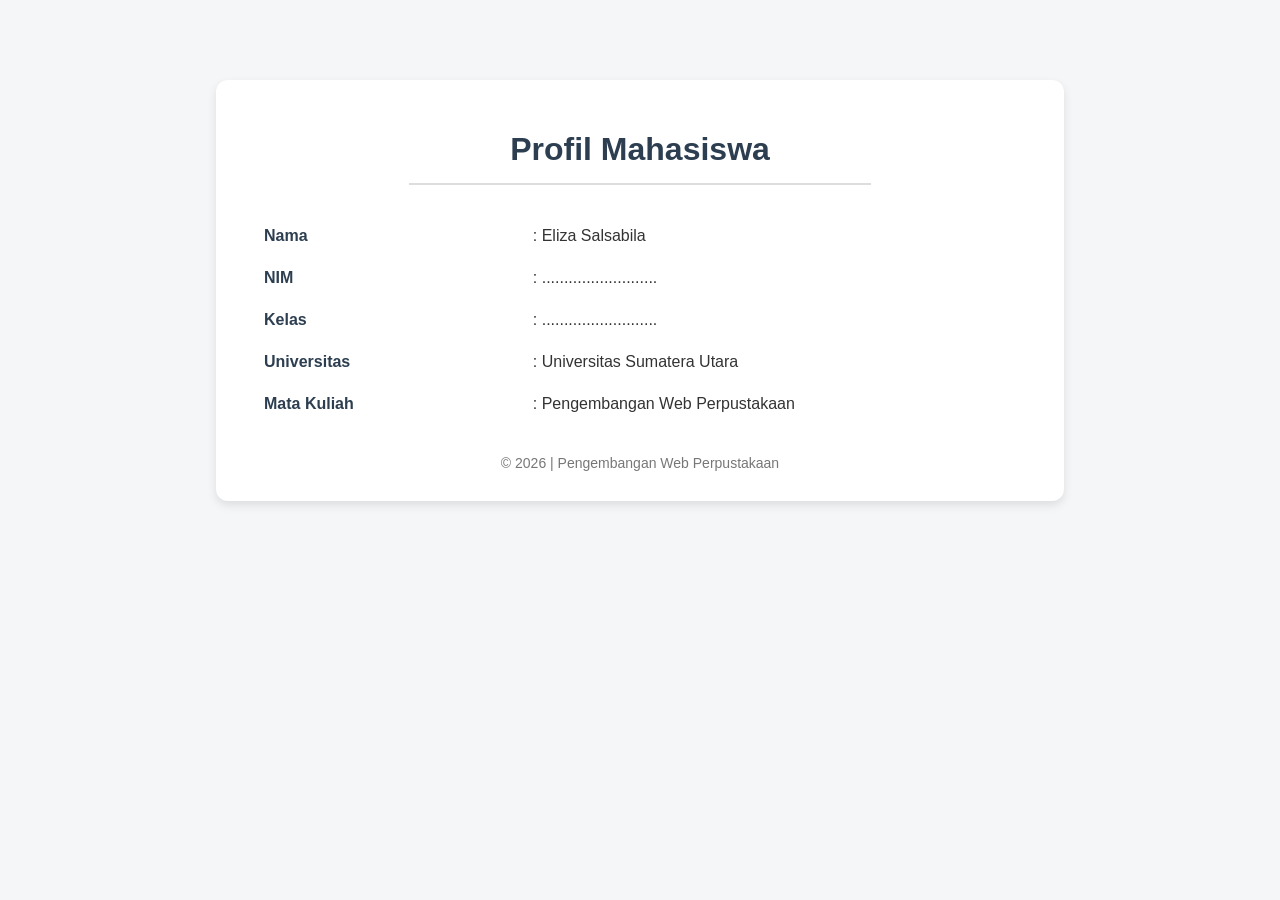
<file: Index.html>
<!doctype html>
<html lang="id">
<head>
  <meta charset="UTF-8">
  <title>Profil Mahasiswa</title>
  <style>
    body {
      font-family: Arial, Helvetica, sans-serif;
      background-color: #f4f6f8;
      margin: 0;
      padding: 0;
    }

    .container {
      width: 60%;
      margin: 80px auto;
      background-color: #ffffff;
      padding: 30px 40px;
      border-radius: 12px;
      box-shadow: 0 4px 10px rgba(0, 0, 0, 0.1);
    }

    h1 {
      text-align: center;
      color: #2c3e50;
      margin-bottom: 10px;
    }

    hr {
      width: 60%;
      margin: 15px auto 30px;
      border: 1px solid #ddd;
    }

    table {
      width: 100%;
      border-collapse: collapse;
    }

    td {
      padding: 12px 8px;
      font-size: 16px;
      color: #333;
    }

    td:first-child {
      width: 35%;
      font-weight: bold;
      color: #2c3e50;
    }

    footer {
      text-align: center;
      margin-top: 30px;
      font-size: 14px;
      color: #777;
    }
  </style>
</head>
<body>

  <div class="container">
    <h1>Profil Mahasiswa</h1>
    <hr>

    <table>
      <tr>
        <td>Nama</td>
        <td>: Eliza Salsabila</td>
      </tr>
      <tr>
        <td>NIM</td>
        <td>: ..........................</td>
      </tr>
      <tr>
        <td>Kelas</td>
        <td>: ..........................</td>
      </tr>
      <tr>
        <td>Universitas</td>
        <td>: Universitas Sumatera Utara</td>
      </tr>
      <tr>
        <td>Mata Kuliah</td>
        <td>: Pengembangan Web Perpustakaan</td>
      </tr>
    </table>

    <footer>
      © 2026 | Pengembangan Web Perpustakaan
    </footer>
  </div>

</body>
</html>
</file>
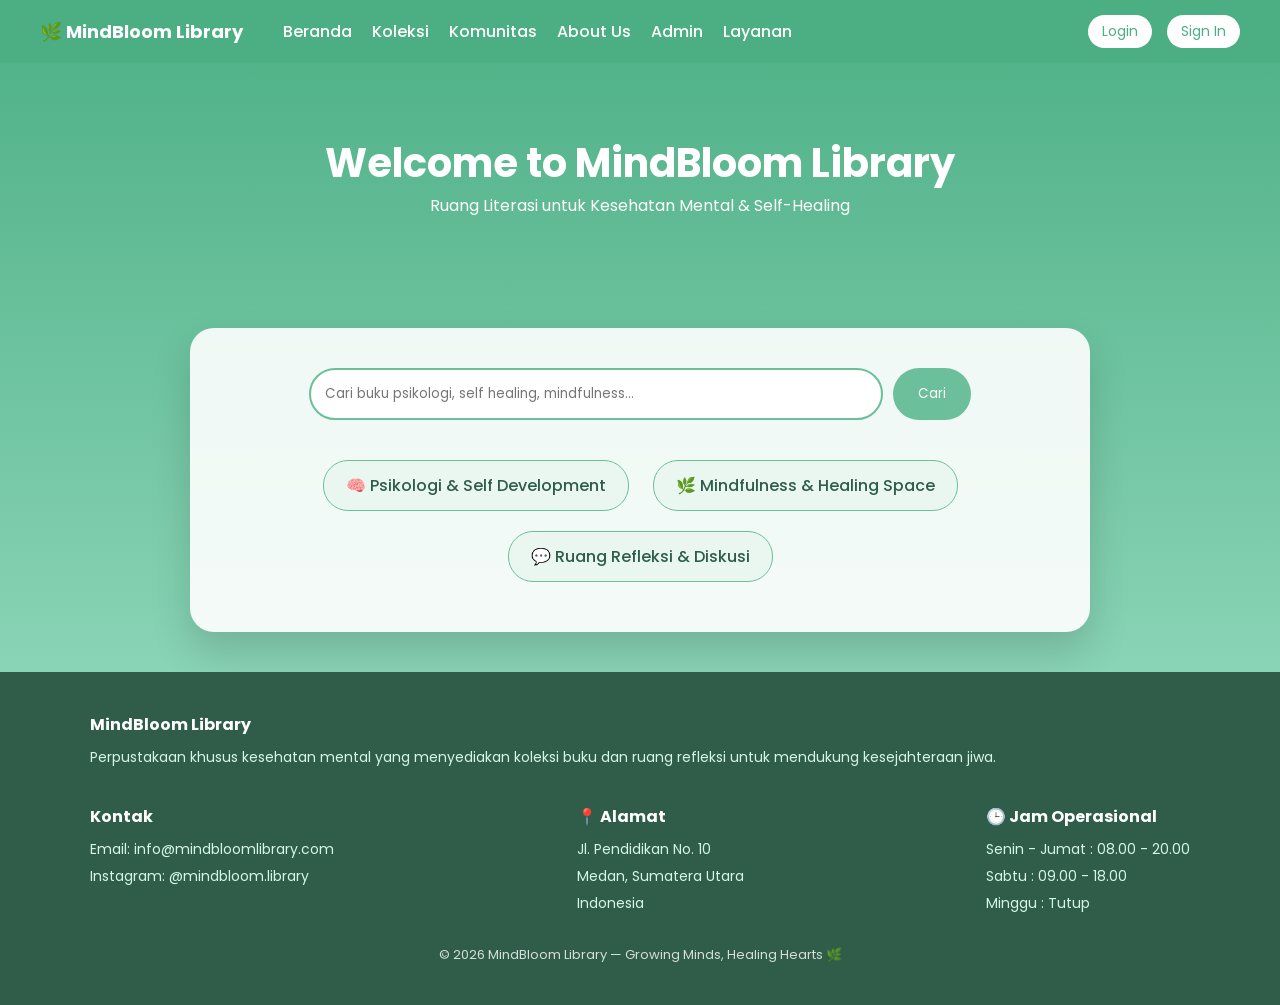
<file: index.html>
<!DOCTYPE html>
<html lang="id">
<head>
<meta charset="UTF-8">
<meta name="viewport" content="width=device-width, initial-scale=1.0">
<title>MindBloom Library</title>
<link href="https://fonts.googleapis.com/css2?family=Poppins:wght@300;400;600;700&display=swap" rel="stylesheet">

<style>
:root {
  --primary: #6BBF9A;
  --primary-dark: #4CAF84;
  --text-dark: #2f5d4a;
}

* {
  margin:0;
  padding:0;
  box-sizing:border-box;
  font-family:'Poppins', sans-serif;
}

body {
  background: linear-gradient(180deg, #4CAF84 0%, #A8E6CF 100%);
  min-height:100vh;
  display:flex;
  flex-direction:column;
}

/* NAVBAR */
nav {
  background: var(--primary-dark);
  padding:15px 40px;
  display:flex;
  align-items:center;
}

nav .logo {
  color:white;
  font-weight:700;
  font-size:18px;
}

.menu {
  list-style:none;
  display:flex;
  align-items:center;
  margin-left:40px;
}

.menu li {
  margin-right:20px;
}

.menu a {
  color:white;
  text-decoration:none;
  font-weight:500;
}

/* RIGHT MENU */
.right-menu {
  margin-left:auto;
  display:flex;
  gap:15px;
}

.right-menu a {
  background:white;
  color:var(--primary-dark);
  padding:6px 14px;
  border-radius:20px;
  font-size:14px;
  text-decoration:none;
}

/* HERO */
.hero {
  text-align:center;
  color:white;
  padding:70px 20px;
}

.hero h1 {
  font-size:40px;
  font-weight:700;
}

/* CARD */
.card {
  background: rgba(255,255,255,0.9);
  width:85%;
  max-width:900px;
  margin:40px auto;
  padding:40px;
  border-radius:24px;
  box-shadow:0 20px 40px rgba(0,0,0,0.15);
  text-align:center;
  color:var(--text-dark);
}

/* SEARCH */
.search-box {
  display:flex;
  justify-content:center;
  margin-bottom:30px;
}

.search-box input {
  width:70%;
  padding:14px;
  border-radius:30px;
  border:2px solid var(--primary);
  outline:none;
}

.search-box button {
  padding:14px 25px;
  margin-left:10px;
  border-radius:30px;
  border:none;
  background:var(--primary);
  color:white;
  cursor:pointer;
}

/* TAG */
.tag {
  display:inline-block;
  padding:12px 22px;
  margin:10px;
  background:#eaf7f1;
  border-radius:25px;
  border:1px solid var(--primary);
  color:var(--text-dark);
  font-weight:500;
}

/* FOOTER */
footer {
  margin-top:auto;
  background:#2f5d4a;
  color:white;
  padding:40px 20px;
}

.footer-container {
  max-width:1100px;
  margin:auto;
  display:flex;
  flex-wrap:wrap;
  justify-content:space-between;
  gap:30px;
}

.footer-section h4 {
  margin-bottom:10px;
}

.footer-section p,
.footer-section a {
  font-size:14px;
  color:#d6f5e8;
  text-decoration:none;
  display:block;
  margin-bottom:6px;
}

.footer-bottom {
  text-align:center;
  margin-top:25px;
  font-size:13px;
  opacity:0.8;
}
</style>
</head>

<body>

<nav>
  <div class="logo">🌿 MindBloom Library</div>

  <ul class="menu">
    <li><a href="index.html" target="_blank">Beranda</a></li>
    <li><a href="koleksi.html" target="_blank">Koleksi</a></li>
    <li><a href="komunitas.html" target="_blank">Komunitas</a></li>
    <li><a href="about.html" target="_blank">About Us</a></li>

    <!-- ADMIN TANPA DROPDOWN -->
    <li><a href="admin.html" target="_blank">Admin</a></li>

    <li><a href="layanan.html" target="_blank">Layanan</a></li>
  </ul>

  <div class="right-menu">
    <a href="login.html" target="_blank">Login</a>
    <a href="signup.html" target="_blank">Sign In</a>
  </div>
</nav>

<section class="hero">
  <h1>Welcome to MindBloom Library</h1>
  <p>Ruang Literasi untuk Kesehatan Mental & Self-Healing</p>
</section>

<div class="card">
  <div class="search-box">
    <input type="text" placeholder="Cari buku psikologi, self healing, mindfulness...">
    <button>Cari</button>
  </div>

  <div>
    <span class="tag">🧠 Psikologi & Self Development</span>
    <span class="tag">🌿 Mindfulness & Healing Space</span>
    <span class="tag">💬 Ruang Refleksi & Diskusi</span>
  </div>
</div>

<footer>
  <div class="footer-container">

    <div class="footer-section">
      <h4>MindBloom Library</h4>
      <p>Perpustakaan khusus kesehatan mental yang menyediakan koleksi buku dan ruang refleksi untuk mendukung kesejahteraan jiwa.</p>
    </div>

    <div class="footer-section">
      <h4>Kontak</h4>
      <p>Email: info@mindbloomlibrary.com</p>
      <p>Instagram: @mindbloom.library</p>
    </div>

    <div class="footer-section">
      <h4>📍 Alamat</h4>
      <p>Jl. Pendidikan No. 10</p>
      <p>Medan, Sumatera Utara</p>
      <p>Indonesia</p>
    </div>

    <div class="footer-section">
      <h4>🕒 Jam Operasional</h4>
      <p>Senin - Jumat : 08.00 - 20.00</p>
      <p>Sabtu : 09.00 - 18.00</p>
      <p>Minggu : Tutup</p>
    </div>

  </div>

  <div class="footer-bottom">
    © 2026 MindBloom Library — Growing Minds, Healing Hearts 🌿
  </div>
</footer>

</body>
</html>
</file>
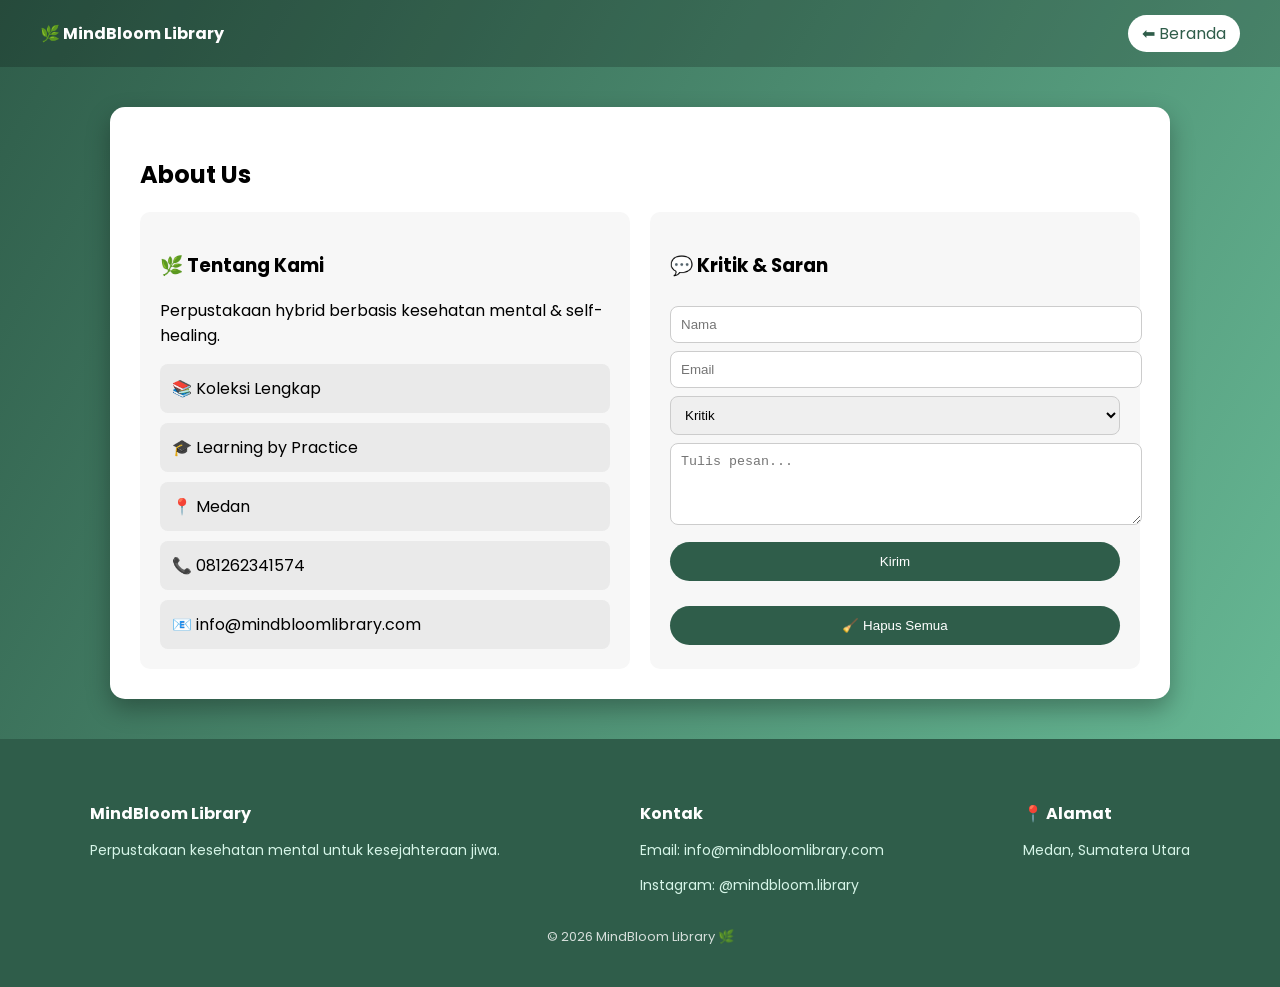
<file: about.html>
<!DOCTYPE html>
<html lang="id">
<head>
<meta charset="UTF-8">
<meta name="viewport" content="width=device-width, initial-scale=1.0">
<title>About Us - MindBloom Library</title>

<link href="https://fonts.googleapis.com/css2?family=Poppins:wght@300;400;600;700&display=swap" rel="stylesheet">

<style>
:root{
  --primary:#6BBF9A;
  --dark:#2f5d4a;
}

body{
  margin:0;
  font-family:'Poppins',sans-serif;
  background:linear-gradient(120deg,#2f5d4a,#6BBF9A);
}

/* NAVBAR */
nav{
  display:flex;
  justify-content:space-between;
  align-items:center;
  padding:15px 40px;
  background:rgba(0,0,0,0.2);
  color:white;
}

.logo{font-weight:700;}

nav a{
  text-decoration:none;
  background:#fff;
  color:#2f5d4a;
  padding:6px 14px;
  border-radius:20px;
}

/* CONTAINER */
.container{
  max-width:1000px;
  margin:40px auto;
  background:white;
  padding:30px;
  border-radius:15px;
  box-shadow:0 10px 25px rgba(0,0,0,0.3);
}

/* GRID */
.grid{
  display:grid;
  grid-template-columns:1fr 1fr;
  gap:20px;
}

/* CARD */
.card{
  background:#f7f7f7;
  padding:20px;
  border-radius:10px;
}

.box{
  background:#eaeaea;
  padding:12px;
  border-radius:8px;
  margin-top:10px;
}

/* FORM */
input, textarea, select{
  width:100%;
  padding:10px;
  margin-top:8px;
  border-radius:8px;
  border:1px solid #ccc;
}

button{
  width:100%;
  margin-top:10px;
  padding:12px;
  border:none;
  border-radius:20px;
  background:#2f5d4a;
  color:white;
  cursor:pointer;
}

button:hover{
  background:#244a3b;
}

/* CHAT */
.chat-box{
  margin-top:15px;
  max-height:250px;
  overflow-y:auto;
}

.chat{
  background:#d4f5e6;
  padding:12px;
  border-radius:15px;
  margin-top:10px;
  position:relative;
  animation:fadeIn 0.4s ease;
}

.chat small{
  display:block;
  margin-top:5px;
  color:#555;
}

.delete-btn{
  position:absolute;
  top:8px;
  right:10px;
  background:red;
  color:white;
  border:none;
  border-radius:50%;
  width:22px;
  height:22px;
  cursor:pointer;
}

/* ANIMASI */
@keyframes fadeIn{
  from{opacity:0; transform:translateY(10px);}
  to{opacity:1; transform:translateY(0);}
}

/* FOOTER */
footer{
  margin-top:40px;
  background:#2f5d4a;
  color:white;
  padding:40px 20px;
}

.footer-container{
  max-width:1100px;
  margin:auto;
  display:flex;
  flex-wrap:wrap;
  justify-content:space-between;
  gap:30px;
}

.footer-section h4{margin-bottom:10px;}

.footer-section p{
  font-size:14px;
  color:#d6f5e8;
  margin-bottom:6px;
}

.footer-bottom{
  text-align:center;
  margin-top:25px;
  font-size:13px;
  opacity:0.8;
}

/* RESPONSIVE */
@media(max-width:768px){
  .grid{grid-template-columns:1fr;}
}
</style>
</head>

<body>

<nav>
  <div class="logo">🌿 MindBloom Library</div>
  <a href="index.html">⬅ Beranda</a>
</nav>

<div class="container">
  <h2>About Us</h2>

  <div class="grid">

    <!-- KIRI -->
    <div class="card">
      <h3>🌿 Tentang Kami</h3>
      <p>Perpustakaan hybrid berbasis kesehatan mental & self-healing.</p>

      <div class="box">📚 Koleksi Lengkap</div>
      <div class="box">🎓 Learning by Practice</div>
      
      <div class="box">📍 Medan</div>
      <div class="box">📞 081262341574</div>
      <div class="box">📧 info@mindbloomlibrary.com</div>
    </div>

    <!-- KANAN -->
    <div class="card">
      <h3>💬 Kritik & Saran</h3>

      <form onsubmit="kirimPesan(event)">
        <input type="text" id="nama" placeholder="Nama" required>
        <input type="email" id="email" placeholder="Email" required>

        <select id="subjek">
          <option>Kritik</option>
          <option>Saran</option>
        </select>

        <textarea id="pesan" rows="4" placeholder="Tulis pesan..." required></textarea>

        <button type="submit">Kirim</button>
      </form>

      <div class="chat-box" id="chatBox"></div>
      <button onclick="hapusSemua()">🧹 Hapus Semua</button>

    </div>

  </div>
</div>

<footer>
  <div class="footer-container">

    <div class="footer-section">
      <h4>MindBloom Library</h4>
      <p>Perpustakaan kesehatan mental untuk kesejahteraan jiwa.</p>
    </div>

    <div class="footer-section">
      <h4>Kontak</h4>
      <p>Email: info@mindbloomlibrary.com</p>
      <p>Instagram: @mindbloom.library</p>
    </div>

    <div class="footer-section">
      <h4>📍 Alamat</h4>
      <p>Medan, Sumatera Utara</p>
    </div>

  </div>

  <div class="footer-bottom">
    © 2026 MindBloom Library 🌿
  </div>
</footer>

<script>
let chatData = JSON.parse(localStorage.getItem("chatData")) || [];

function tampilkanChat(){
  let chatBox = document.getElementById("chatBox");
  chatBox.innerHTML = "";

  chatData.forEach((item, index)=>{
    let div = document.createElement("div");
    div.className = "chat";

    div.innerHTML = `
      <button class="delete-btn" onclick="hapusChat(${index})">×</button>
      <b>${item.nama}</b> (${item.email}) - ${item.subjek}
      <br>${item.pesan}
      <small>${item.waktu}</small>
    `;

    chatBox.appendChild(div);
  });

  chatBox.scrollTop = chatBox.scrollHeight;
}

function kirimPesan(e){
  e.preventDefault();

  let data = {
    nama: document.getElementById("nama").value,
    email: document.getElementById("email").value,
    subjek: document.getElementById("subjek").value,
    pesan: document.getElementById("pesan").value,
    waktu: new Date().toLocaleTimeString()
  };

  chatData.push(data);
  localStorage.setItem("chatData", JSON.stringify(chatData));

  tampilkanChat();
  document.querySelector("form").reset();
}

function hapusChat(index){
  chatData.splice(index,1);
  localStorage.setItem("chatData", JSON.stringify(chatData));
  tampilkanChat();
}

function hapusSemua(){
  chatData = [];
  localStorage.removeItem("chatData");
  tampilkanChat();
}

tampilkanChat();
</script>

</body>
</html>
</file>
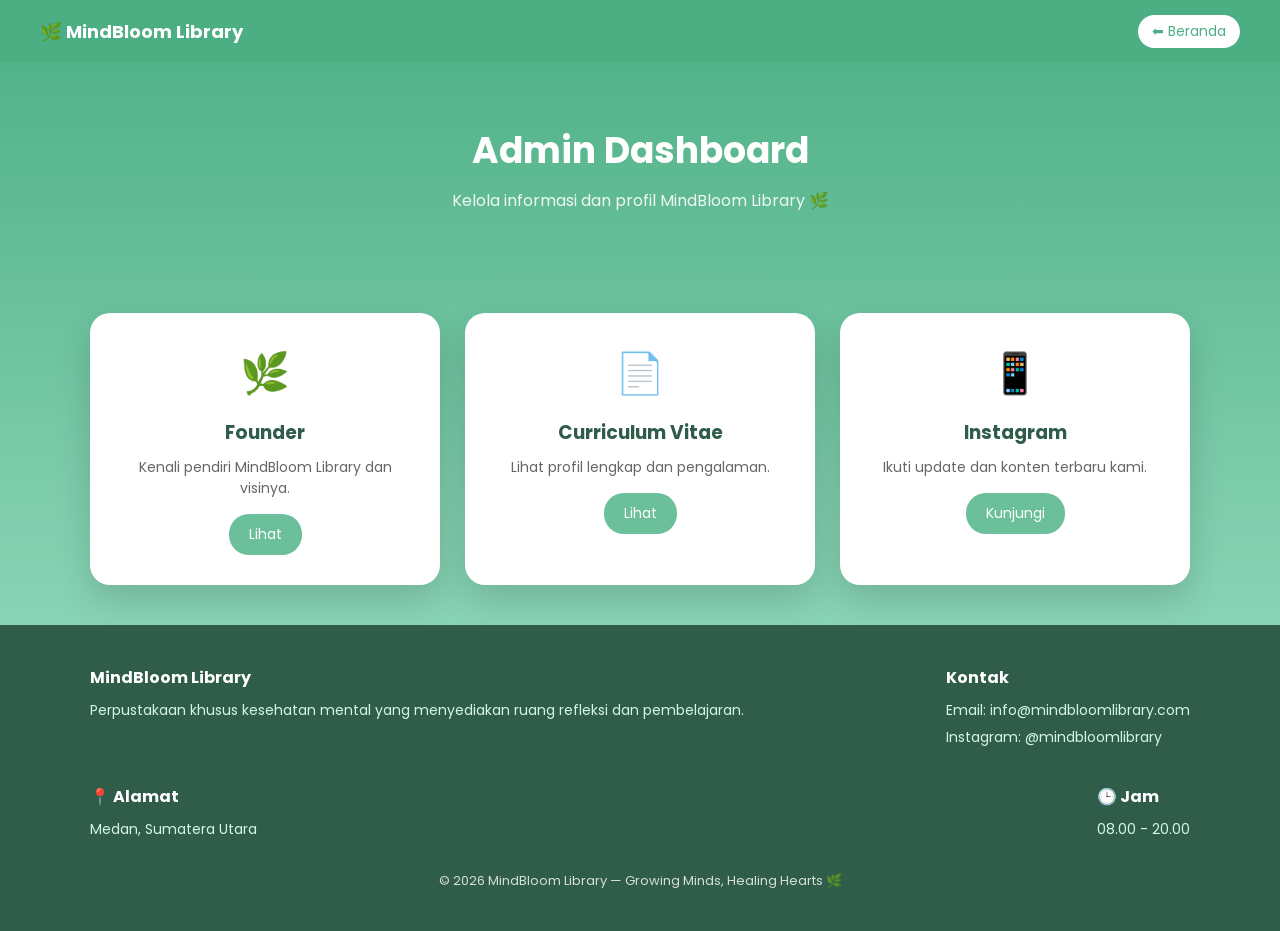
<file: admin.html>
<!DOCTYPE html>
<html lang="id">
<head>
<meta charset="UTF-8">
<meta name="viewport" content="width=device-width, initial-scale=1.0">
<title>Admin | MindBloom Library</title>

<link href="https://fonts.googleapis.com/css2?family=Poppins:wght@300;400;600;700&display=swap" rel="stylesheet">

<style>
:root {
  --primary:#6BBF9A;
  --primary-dark:#4CAF84;
  --text-dark:#2f5d4a;
}

* {
  margin:0;
  padding:0;
  box-sizing:border-box;
  font-family:'Poppins', sans-serif;
}

body {
  background: linear-gradient(180deg, #4CAF84 0%, #A8E6CF 100%);
  min-height:100vh;
  display:flex;
  flex-direction:column;
}

/* NAVBAR */
nav {
  background: var(--primary-dark);
  padding:15px 40px;
  display:flex;
  align-items:center;
}

.logo {
  color:white;
  font-weight:700;
  font-size:18px;
}

/* BACK BUTTON */
.back-btn {
  margin-left:auto;
  background:white;
  color:var(--primary-dark);
  padding:6px 14px;
  border-radius:20px;
  text-decoration:none;
  font-size:14px;
}

/* HERO */
.hero {
  text-align:center;
  color:white;
  padding:60px 20px;
}

.hero h1 {
  font-size:36px;
  margin-bottom:10px;
}

.hero p {
  font-size:16px;
  opacity:0.9;
}

/* CONTAINER */
.container {
  width:90%;
  max-width:1100px;
  margin:40px auto;
}

/* GRID */
.grid {
  display:grid;
  grid-template-columns:repeat(auto-fit, minmax(250px,1fr));
  gap:25px;
}

/* CARD */
.card {
  background:white;
  padding:30px;
  border-radius:20px;
  text-align:center;
  box-shadow:0 15px 35px rgba(0,0,0,0.15);
  transition:0.3s;
  cursor:pointer;
}

.card:hover {
  transform:translateY(-10px);
  box-shadow:0 25px 45px rgba(0,0,0,0.2);
}

.card h3 {
  margin:15px 0 10px;
  color:var(--text-dark);
}

.card p {
  font-size:14px;
  color:#666;
}

/* ICON */
.icon {
  font-size:40px;
}

/* BUTTON */
.card a {
  display:inline-block;
  margin-top:15px;
  padding:10px 20px;
  border-radius:20px;
  background:var(--primary);
  color:white;
  text-decoration:none;
  font-size:14px;
}

/* FOOTER */
footer {
  margin-top:auto;
  background:#2f5d4a;
  color:white;
  padding:40px 20px;
}

.footer-container {
  max-width:1100px;
  margin:auto;
  display:flex;
  flex-wrap:wrap;
  justify-content:space-between;
  gap:30px;
}

.footer-section h4 {
  margin-bottom:10px;
}

.footer-section p {
  font-size:14px;
  color:#d6f5e8;
  margin-bottom:6px;
}

.footer-bottom {
  text-align:center;
  margin-top:25px;
  font-size:13px;
  opacity:0.8;
}
</style>
</head>

<body>

<!-- NAVBAR -->
<nav>
  <div class="logo">🌿 MindBloom Library</div>
  <a href="index.html" class="back-btn">⬅ Beranda</a>
</nav>

<!-- HERO -->
<section class="hero">
  <h1>Admin Dashboard</h1>
  <p>Kelola informasi dan profil MindBloom Library 🌿</p>
</section>

<!-- CONTENT -->
<div class="container">
  <div class="grid">

    <div class="card">
      <div class="icon">🌿</div>
      <h3>Founder</h3>
      <p>Kenali pendiri MindBloom Library dan visinya.</p>
      <a href="founder.html">Lihat</a>
    </div>

    <div class="card">
      <div class="icon">📄</div>
      <h3>Curriculum Vitae</h3>
      <p>Lihat profil lengkap dan pengalaman.</p>
      <a href="cv.html">Lihat</a>
    </div>

    <div class="card">
      <div class="icon">📱</div>
      <h3>Instagram</h3>
      <p>Ikuti update dan konten terbaru kami.</p>
      <a href="https://instagram.com/mindbloom.library" target="_blank">Kunjungi</a>
    </div>

  </div>
</div>

<!-- FOOTER -->
<footer>
  <div class="footer-container">

    <div class="footer-section">
      <h4>MindBloom Library</h4>
      <p>Perpustakaan khusus kesehatan mental yang menyediakan ruang refleksi dan pembelajaran.</p>
    </div>

    <div class="footer-section">
      <h4>Kontak</h4>
      <p>Email: info@mindbloomlibrary.com</p>
      <p>Instagram: @mindbloomlibrary</p>
    </div>

    <div class="footer-section">
      <h4>📍 Alamat</h4>
      <p>Medan, Sumatera Utara</p>
    </div>

    <div class="footer-section">
      <h4>🕒 Jam</h4>
      <p>08.00 - 20.00</p>
    </div>

  </div>

  <div class="footer-bottom">
    © 2026 MindBloom Library — Growing Minds, Healing Hearts 🌿
  </div>
</footer>

</body>
</html>
</file>
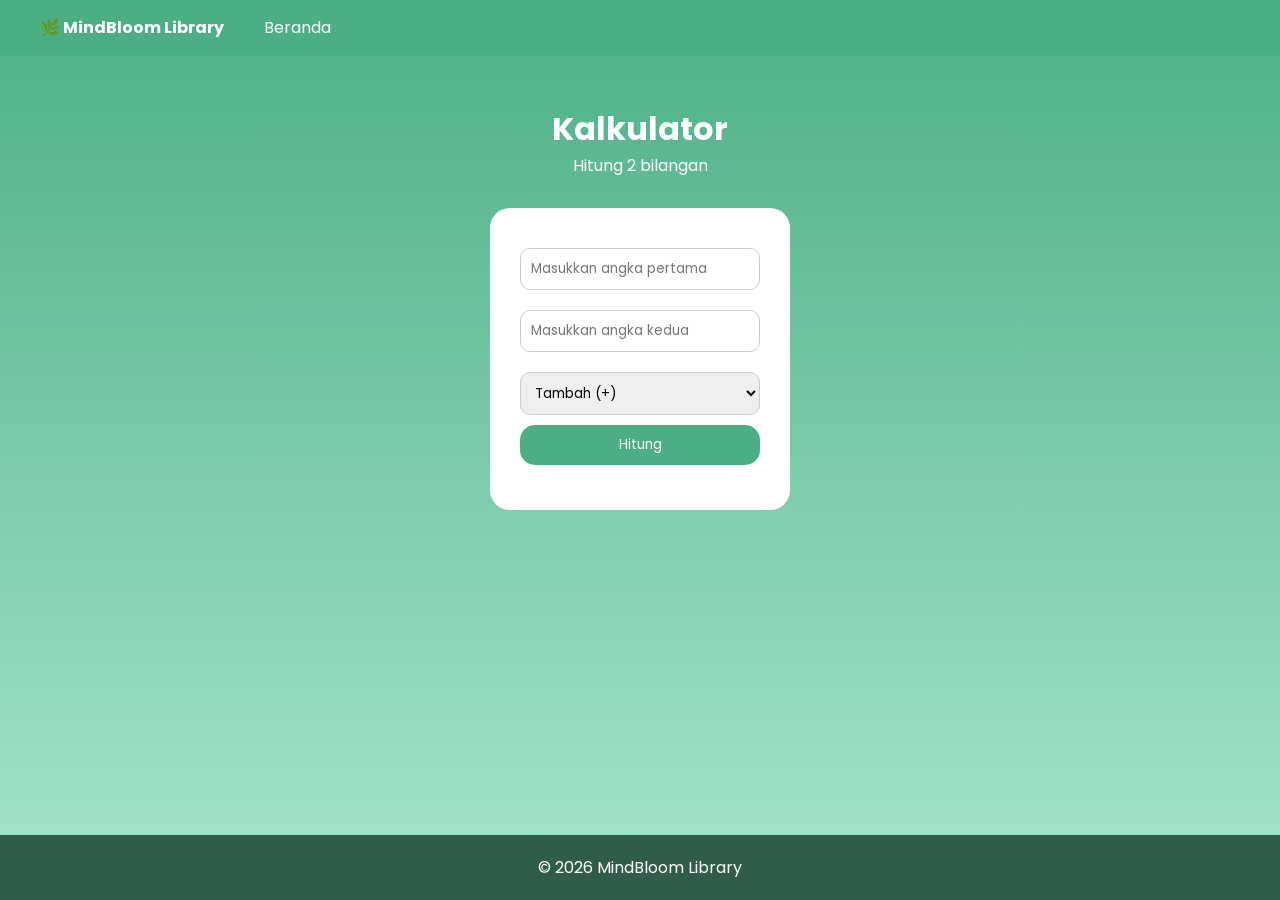
<file: kalkulator.html>
<!DOCTYPE html>
<html lang="id">
<head>
<meta charset="UTF-8">
<meta name="viewport" content="width=device-width, initial-scale=1.0">
<title>Kalkulator</title>

<link href="https://fonts.googleapis.com/css2?family=Poppins:wght@300;400;600;700&display=swap" rel="stylesheet">

<style>
:root {
  --primary: #6BBF9A;
  --primary-dark: #4CAF84;
}

* {
  margin:0;
  padding:0;
  box-sizing:border-box;
  font-family:'Poppins', sans-serif;
}

body {
  background: linear-gradient(180deg, #4CAF84, #A8E6CF);
  display:flex;
  flex-direction:column;
  min-height:100vh;
}

/* NAVBAR */
nav {
  background: var(--primary-dark);
  padding:15px 40px;
  display:flex;
  align-items:center;
}

.logo {
  color:white;
  font-weight:700;
}

.menu {
  list-style:none;
  margin-left:40px;
}

.menu a {
  color:white;
  text-decoration:none;
}

/* CONTENT */
.container {
  text-align:center;
  padding:50px;
  color:white;
}

.box {
  background:white;
  padding:30px;
  border-radius:20px;
  width:300px;
  margin:30px auto;
  color:black;
}

/* INPUT */
input, select {
  width:100%;
  padding:10px;
  margin:10px 0;
  border-radius:10px;
  border:1px solid #ccc;
}

/* BUTTON */
button {
  padding:10px;
  width:100%;
  border:none;
  border-radius:15px;
  background:#4CAF84;
  color:white;
  cursor:pointer;
}

/* RESULT */
.result {
  margin-top:15px;
  font-weight:600;
}

/* FOOTER */
footer {
  margin-top:auto;
  background:#2f5d4a;
  color:white;
  text-align:center;
  padding:20px;
}
</style>
</head>

<body>

<nav>
  <div class="logo">🌿 MindBloom Library</div>
  <ul class="menu">
    <li><a href="index.html">Beranda</a></li>
  </ul>
</nav>

<div class="container">
  <h1>Kalkulator</h1>
  <p>Hitung 2 bilangan</p>

  <div class="box">
    <input type="number" id="angka1" placeholder="Masukkan angka pertama">
    <input type="number" id="angka2" placeholder="Masukkan angka kedua">

    <select id="operator">
      <option value="+">Tambah (+)</option>
      <option value="-">Kurang (-)</option>
      <option value="*">Kali (×)</option>
      <option value="/">Bagi (÷)</option>
    </select>

    <button onclick="hitung()">Hitung</button>

    <div class="result" id="hasil"></div>
  </div>
</div>

<footer>
  © 2026 MindBloom Library
</footer>

<script>
function hitung() {
  let a = parseFloat(document.getElementById("angka1").value);
  let b = parseFloat(document.getElementById("angka2").value);
  let op = document.getElementById("operator").value;
  let hasil;

  if (isNaN(a) || isNaN(b)) {
    hasil = "⚠️ Masukkan angka yang valid!";
  } else {
    if (op == "+") hasil = a + b;
    else if (op == "-") hasil = a - b;
    else if (op == "*") hasil = a * b;
    else if (op == "/") {
      if (b == 0) hasil = "❌ Tidak bisa dibagi 0";
      else hasil = a / b;
    }
  }

  document.getElementById("hasil").innerHTML = "Hasil: " + hasil;
}
</script>

</body>
</html>
</file>
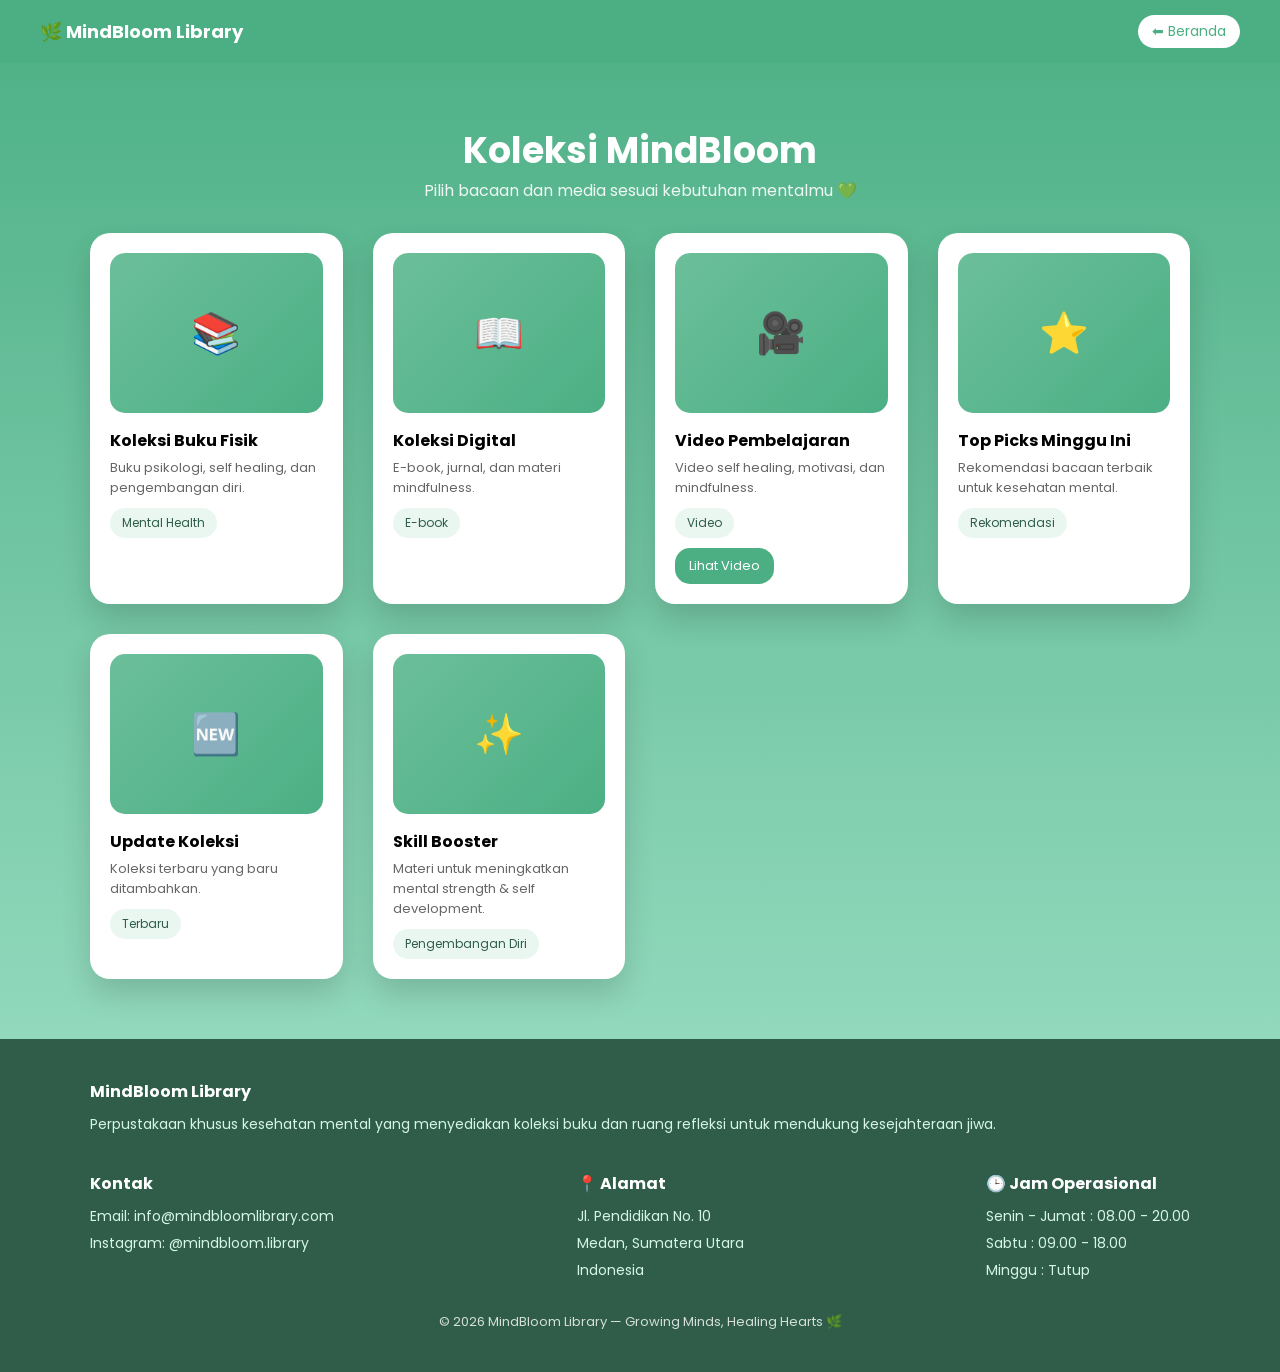
<file: koleksi.html>
<!DOCTYPE html>
<html lang="id">
<head>
<meta charset="UTF-8">
<meta name="viewport" content="width=device-width, initial-scale=1.0">
<title>Koleksi | MindBloom Library</title>

<link href="https://fonts.googleapis.com/css2?family=Poppins:wght@300;400;600;700&display=swap" rel="stylesheet">

<style>
:root {
  --primary: #6BBF9A;
  --primary-dark: #4CAF84;
  --text-dark: #2f5d4a;
}

*{
  margin:0;
  padding:0;
  box-sizing:border-box;
  font-family:'Poppins', sans-serif;
}

body{
  background: linear-gradient(180deg, #4CAF84 0%, #A8E6CF 100%);
  min-height:100vh;
  display:flex;
  flex-direction:column;
}

/* NAVBAR */
nav{
  background: var(--primary-dark);
  padding:15px 40px;
  display:flex;
  justify-content:space-between;
  align-items:center;
}

nav .logo{
  color:white;
  font-weight:700;
  font-size:18px;
}

/* BACK BUTTON */
.back-btn {
  background:white;
  color:var(--primary-dark);
  padding:6px 14px;
  border-radius:20px;
  text-decoration:none;
  font-size:14px;
}

/* HEADER */
.header{
  text-align:center;
  color:white;
  padding:60px 20px 30px;
}

.header h1{
  font-size:36px;
}

.header p{
  opacity:0.9;
}

/* GRID */
.grid{
  width:90%;
  max-width:1100px;
  margin:auto;
  display:grid;
  grid-template-columns:repeat(auto-fit,minmax(230px,1fr));
  gap:30px;
  padding-bottom:60px;
}

/* CARD */
.card{
  background:white;
  border-radius:20px;
  padding:20px;
  box-shadow:0 15px 30px rgba(0,0,0,0.15);
  transition:0.3s;
}

.card:hover{
  transform:translateY(-10px);
}

.book-cover{
  height:160px;
  border-radius:15px;
  background:linear-gradient(135deg,#6BBF9A,#4CAF84);
  display:flex;
  align-items:center;
  justify-content:center;
  color:white;
  font-size:40px;
  margin-bottom:15px;
}

.card h3{
  font-size:16px;
  margin-bottom:5px;
}

.card p{
  font-size:13px;
  color:#666;
  margin-bottom:10px;
}

.mood{
  font-size:12px;
  background:#eaf7f1;
  padding:6px 12px;
  border-radius:15px;
  display:inline-block;
  color:var(--text-dark);
}

/* BUTTON LINK */
.card a{
  display:inline-block;
  margin-top:10px;
  text-decoration:none;
  background:var(--primary-dark);
  color:white;
  padding:8px 14px;
  border-radius:15px;
  font-size:13px;
  transition:0.3s;
}

.card a:hover{
  background:#2f5d4a;
}

/* FOOTER (TIDAK DIUBAH) */
footer {
  margin-top:auto;
  background:#2f5d4a;
  color:white;
  padding:40px 20px;
}

.footer-container {
  max-width:1100px;
  margin:auto;
  display:flex;
  flex-wrap:wrap;
  justify-content:space-between;
  gap:30px;
}

.footer-section h4 {
  margin-bottom:10px;
}

.footer-section p {
  font-size:14px;
  color:#d6f5e8;
  margin-bottom:6px;
}

.footer-bottom {
  text-align:center;
  margin-top:25px;
  font-size:13px;
  opacity:0.8;
}
</style>
</head>

<body>

<!-- NAVBAR -->
<nav>
  <div class="logo">🌿 MindBloom Library</div>
  <a href="index.html" class="back-btn">⬅ Beranda</a>
</nav>

<!-- HEADER -->
<section class="header">
  <h1>Koleksi MindBloom</h1>
  <p>Pilih bacaan dan media sesuai kebutuhan mentalmu 💚</p>
</section>

<!-- GRID -->
<div class="grid">

  <!-- BUKU -->
  <div class="card">
    <div class="book-cover">📚</div>
    <h3>Koleksi Buku Fisik</h3>
    <p>Buku psikologi, self healing, dan pengembangan diri.</p>
    <span class="mood">Mental Health</span>
  </div>

  <!-- DIGITAL -->
  <div class="card">
    <div class="book-cover">📖</div>
    <h3>Koleksi Digital</h3>
    <p>E-book, jurnal, dan materi mindfulness.</p>
    <span class="mood">E-book</span>
  </div>

  <!-- VIDEO -->
  <div class="card">
    <div class="book-cover">🎥</div>
    <h3>Video Pembelajaran</h3>
    <p>Video self healing, motivasi, dan mindfulness.</p>
    <span class="mood">Video</span>
    <br>
    <a href="https://youtu.be/j9vqa4K4h90?si=tCJauDo7NC_bcnl7" target="_blank">Lihat Video</a>
  </div>

  <!-- TOP PICKS -->
  <div class="card">
    <div class="book-cover">⭐</div>
    <h3>Top Picks Minggu Ini</h3>
    <p>Rekomendasi bacaan terbaik untuk kesehatan mental.</p>
    <span class="mood">Rekomendasi</span>
  </div>

  <!-- UPDATE -->
  <div class="card">
    <div class="book-cover">🆕</div>
    <h3>Update Koleksi</h3>
    <p>Koleksi terbaru yang baru ditambahkan.</p>
    <span class="mood">Terbaru</span>
  </div>

  <!-- SKILL -->
  <div class="card">
    <div class="book-cover">✨</div>
    <h3>Skill Booster</h3>
    <p>Materi untuk meningkatkan mental strength & self development.</p>
    <span class="mood">Pengembangan Diri</span>
  </div>

</div>

<!-- FOOTER (ASLI PUNYA KAMU) -->
<footer>
  <div class="footer-container">

    <div class="footer-section">
      <h4>MindBloom Library</h4>
      <p>Perpustakaan khusus kesehatan mental yang menyediakan koleksi buku dan ruang refleksi untuk mendukung kesejahteraan jiwa.</p>
    </div>

    <div class="footer-section">
      <h4>Kontak</h4>
      <p>Email: info@mindbloomlibrary.com</p>
      <p>Instagram: @mindbloom.library</p>
    </div>

    <div class="footer-section">
      <h4>📍 Alamat</h4>
      <p>Jl. Pendidikan No. 10</p>
      <p>Medan, Sumatera Utara</p>
      <p>Indonesia</p>
    </div>

    <div class="footer-section">
      <h4>🕒 Jam Operasional</h4>
      <p>Senin - Jumat : 08.00 - 20.00</p>
      <p>Sabtu : 09.00 - 18.00</p>
      <p>Minggu : Tutup</p>
    </div>

  </div>

  <div class="footer-bottom">
    © 2026 MindBloom Library — Growing Minds, Healing Hearts 🌿
  </div>
</footer>

</body>
</html>
</file>
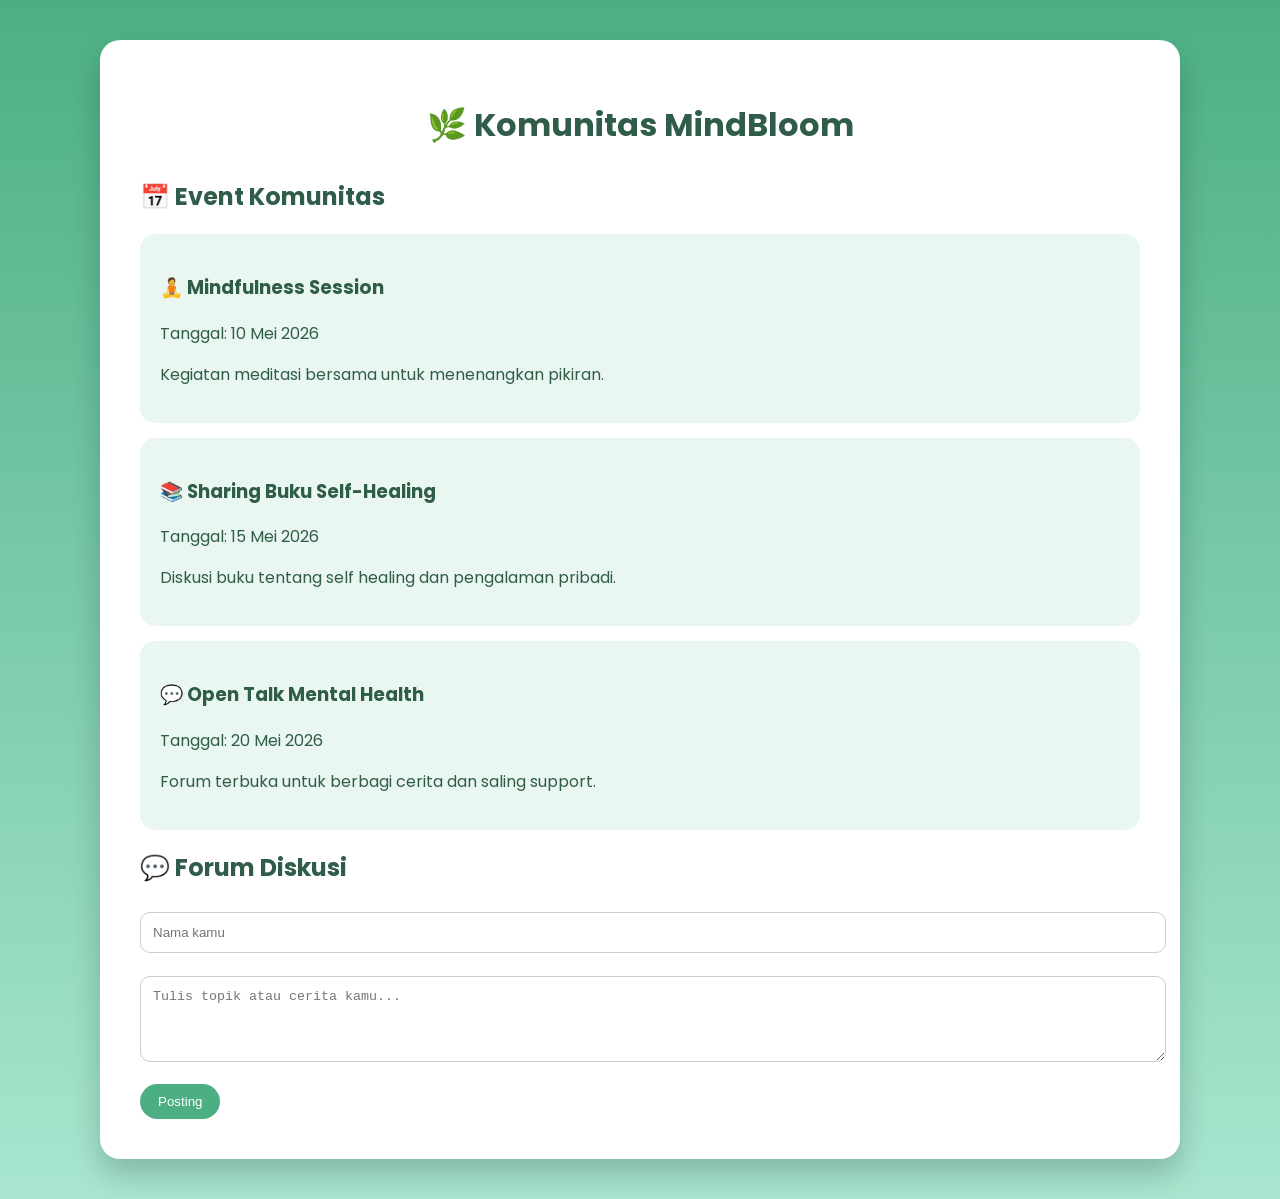
<file: komunitas.html>
<!DOCTYPE html>
<html lang="id">
<head>
<meta charset="UTF-8">
<meta name="viewport" content="width=device-width, initial-scale=1.0">
<title>Komunitas - MindBloom Library</title>

<link href="https://fonts.googleapis.com/css2?family=Poppins:wght@300;400;600;700&display=swap" rel="stylesheet">

<style>
body {
  font-family: 'Poppins', sans-serif;
  margin:0;
  background: linear-gradient(180deg, #4CAF84 0%, #A8E6CF 100%);
  color:#2f5d4a;
}

/* CONTAINER */
.container {
  max-width:1000px;
  margin:40px auto;
  background:white;
  padding:40px;
  border-radius:20px;
  box-shadow:0 15px 30px rgba(0,0,0,0.2);
}

/* TITLE */
h1 {
  text-align:center;
  margin-bottom:30px;
}

/* EVENT */
.event {
  background:#eaf7f1;
  padding:20px;
  border-radius:15px;
  margin-bottom:15px;
}

/* FORM */
input, textarea {
  width:100%;
  padding:12px;
  margin-top:8px;
  margin-bottom:15px;
  border-radius:10px;
  border:1px solid #ccc;
}

/* BUTTON */
button {
  background:#4CAF84;
  color:white;
  border:none;
  padding:10px 18px;
  border-radius:20px;
  cursor:pointer;
}

button:hover {
  background:#3e9e72;
}

/* POST */
.post {
  background:#f4fdf9;
  padding:15px;
  border-radius:12px;
  margin-top:10px;
}

/* TOMBOL HAPUS */
.post button {
  margin-top:10px;
  background:#ff6b6b;
  border:none;
  color:white;
  padding:6px 12px;
  border-radius:10px;
  cursor:pointer;
}

.post button:hover {
  background:#e55050;
}
</style>

</head>
<body>

<div class="container">
  <h1>🌿 Komunitas MindBloom</h1>

  <!-- EVENT -->
  <h2>📅 Event Komunitas</h2>

  <div class="event">
    <h3>🧘 Mindfulness Session</h3>
    <p>Tanggal: 10 Mei 2026</p>
    <p>Kegiatan meditasi bersama untuk menenangkan pikiran.</p>
  </div>

  <div class="event">
    <h3>📚 Sharing Buku Self-Healing</h3>
    <p>Tanggal: 15 Mei 2026</p>
    <p>Diskusi buku tentang self healing dan pengalaman pribadi.</p>
  </div>

  <div class="event">
    <h3>💬 Open Talk Mental Health</h3>
    <p>Tanggal: 20 Mei 2026</p>
    <p>Forum terbuka untuk berbagi cerita dan saling support.</p>
  </div>

  <!-- FORUM -->
  <h2>💬 Forum Diskusi</h2>

  <input type="text" id="nama" placeholder="Nama kamu">
  <textarea id="pesan" rows="4" placeholder="Tulis topik atau cerita kamu..."></textarea>
  <button onclick="tambahPost()">Posting</button>

  <div id="forumList"></div>

</div>

<script>
function tambahPost() {
  const nama = document.getElementById("nama").value;
  const pesan = document.getElementById("pesan").value;

  if (nama === "" || pesan === "") {
    alert("Harap isi nama dan pesan!");
    return;
  }

  const post = document.createElement("div");
  post.classList.add("post");

  post.innerHTML = `
    <strong>${nama}</strong>
    <p>${pesan}</p>
    <button onclick="hapusPost(this)">Hapus</button>
  `;

  document.getElementById("forumList").prepend(post);

  document.getElementById("nama").value = "";
  document.getElementById("pesan").value = "";
}

function hapusPost(btn) {
  if (confirm("Yakin mau hapus postingan ini?")) {
    btn.parentElement.remove();
  }
}
</script>

</body>
</html>
</file>
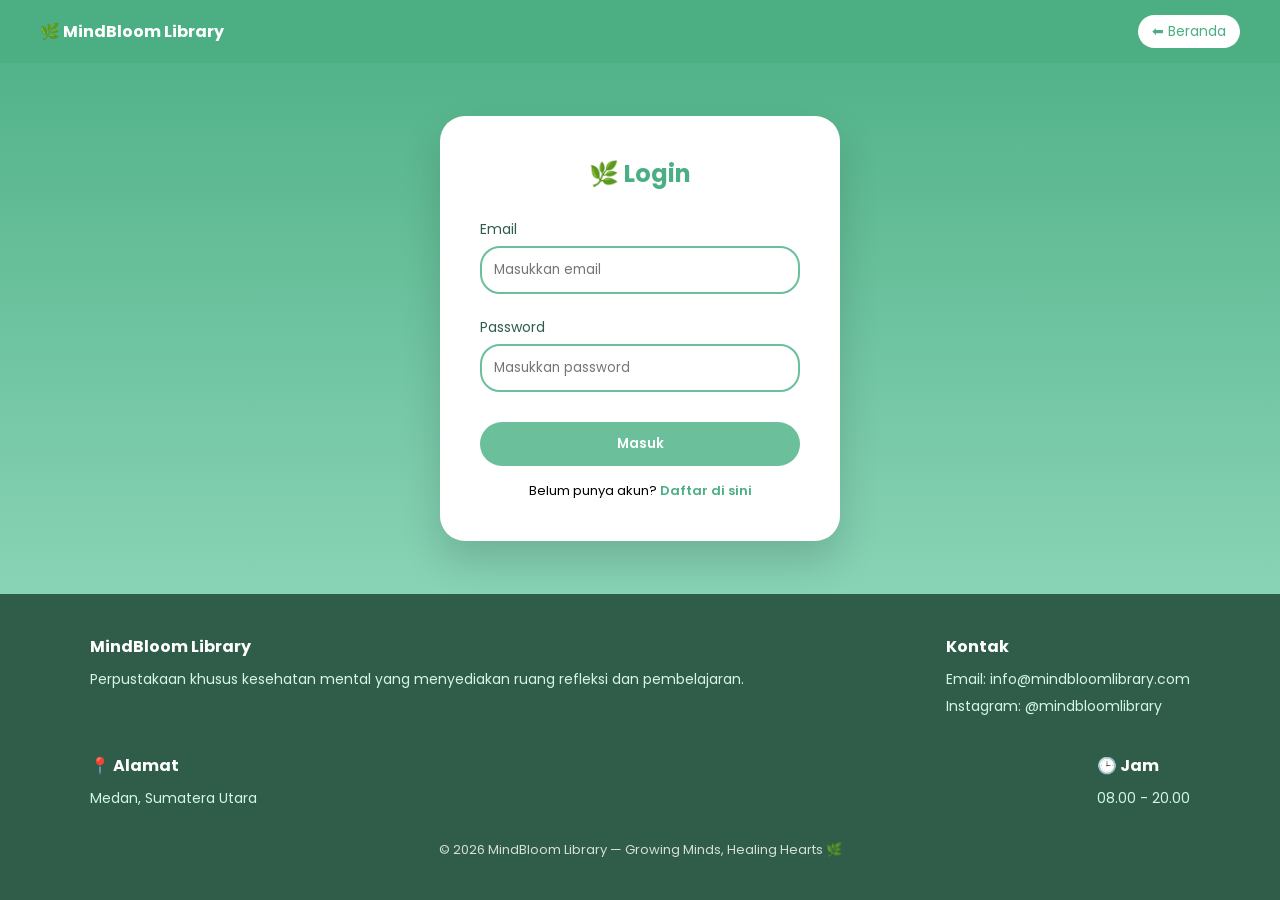
<file: login.html>
<!DOCTYPE html>
<html lang="id">
<head>
<meta charset="UTF-8">
<meta name="viewport" content="width=device-width, initial-scale=1.0">
<title>Login - MindBloom Library</title>

<link href="https://fonts.googleapis.com/css2?family=Poppins:wght@300;400;600;700&display=swap" rel="stylesheet">

<style>
:root {
  --primary:#6BBF9A;
  --primary-dark:#4CAF84;
  --text-dark:#2f5d4a;
}

*{
  margin:0;
  padding:0;
  box-sizing:border-box;
  font-family:'Poppins',sans-serif;
}

body{
  background:linear-gradient(180deg,#4CAF84 0%,#A8E6CF 100%);
  min-height:100vh;
  display:flex;
  flex-direction:column;
}

/* NAVBAR */
nav{
  background:var(--primary-dark);
  padding:15px 40px;
  display:flex;
  align-items:center;
}

.logo{
  color:white;
  font-weight:700;
}

/* BACK BUTTON */
.back-btn{
  margin-left:auto;
  background:white;
  color:var(--primary-dark);
  padding:6px 14px;
  border-radius:20px;
  text-decoration:none;
  font-size:14px;
}

/* LOGIN WRAPPER */
.wrapper{
  flex:1;
  display:flex;
  justify-content:center;
  align-items:center;
}

/* CARD */
.card{
  background:white;
  padding:40px;
  width:90%;
  max-width:400px;
  border-radius:25px;
  box-shadow:0 20px 40px rgba(0,0,0,0.15);
  text-align:center;
}

.card h2{
  color:var(--primary-dark);
  margin-bottom:25px;
}

.input-group{
  margin-bottom:20px;
  text-align:left;
}

.input-group label{
  font-size:14px;
  color:var(--text-dark);
}

.input-group input{
  width:100%;
  padding:12px;
  margin-top:5px;
  border-radius:20px;
  border:2px solid var(--primary);
  outline:none;
}

button{
  width:100%;
  padding:12px;
  border:none;
  border-radius:25px;
  background:var(--primary);
  color:white;
  font-weight:600;
  cursor:pointer;
  margin-top:10px;
}

button:hover{
  background:var(--primary-dark);
}

.card p{
  margin-top:15px;
  font-size:13px;
}

.card a{
  color:var(--primary-dark);
  text-decoration:none;
  font-weight:600;
}

/* FOOTER */
footer {
  background:#2f5d4a;
  color:white;
  padding:40px 20px;
}

.footer-container {
  max-width:1100px;
  margin:auto;
  display:flex;
  flex-wrap:wrap;
  justify-content:space-between;
  gap:30px;
}

.footer-section h4 {
  margin-bottom:10px;
}

.footer-section p {
  font-size:14px;
  color:#d6f5e8;
  margin-bottom:6px;
}

.footer-bottom {
  text-align:center;
  margin-top:25px;
  font-size:13px;
  opacity:0.8;
}
</style>
</head>

<body>

<!-- NAVBAR -->
<nav>
  <div class="logo">🌿 MindBloom Library</div>
  <a href="index.html" class="back-btn">⬅ Beranda</a>
</nav>

<!-- LOGIN -->
<div class="wrapper">
  <div class="card">
    <h2>🌿 Login</h2>

    <div class="input-group">
      <label>Email</label>
      <input type="email" placeholder="Masukkan email">
    </div>

    <div class="input-group">
      <label>Password</label>
      <input type="password" placeholder="Masukkan password">
    </div>

    <button>Masuk</button>

    <p>Belum punya akun? <a href="signup.html">Daftar di sini</a></p>
  </div>
</div>

<!-- FOOTER -->
<footer>
  <div class="footer-container">

    <div class="footer-section">
      <h4>MindBloom Library</h4>
      <p>Perpustakaan khusus kesehatan mental yang menyediakan ruang refleksi dan pembelajaran.</p>
    </div>

    <div class="footer-section">
      <h4>Kontak</h4>
      <p>Email: info@mindbloomlibrary.com</p>
      <p>Instagram: @mindbloomlibrary</p>
    </div>

    <div class="footer-section">
      <h4>📍 Alamat</h4>
      <p>Medan, Sumatera Utara</p>
    </div>

    <div class="footer-section">
      <h4>🕒 Jam</h4>
      <p>08.00 - 20.00</p>
    </div>

  </div>

  <div class="footer-bottom">
    © 2026 MindBloom Library — Growing Minds, Healing Hearts 🌿
  </div>
</footer>

</body>
</html>
</file>
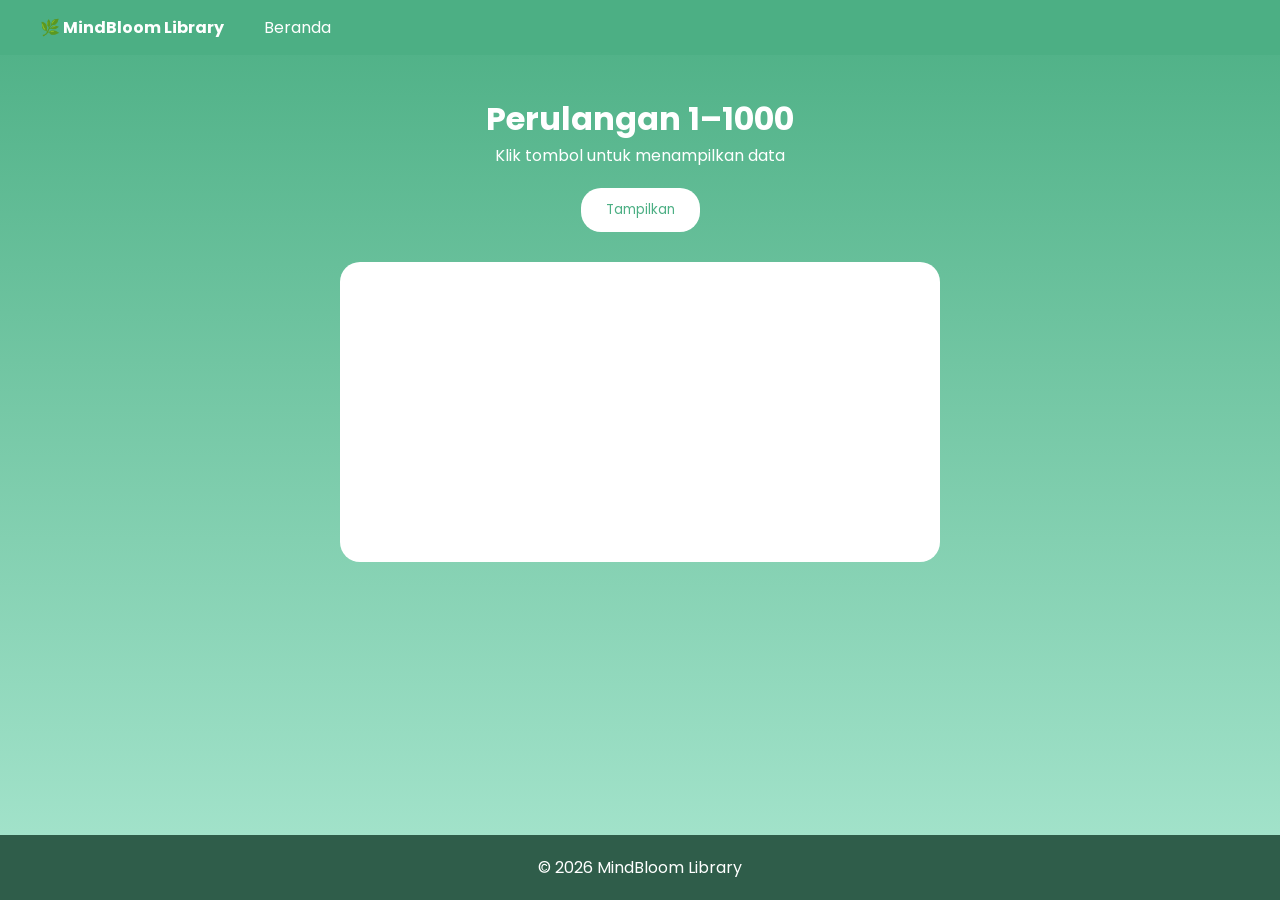
<file: perulangan.html>
<!DOCTYPE html>
<html lang="id">
<head>
<meta charset="UTF-8">
<meta name="viewport" content="width=device-width, initial-scale=1.0">
<title>Perulangan</title>

<link href="https://fonts.googleapis.com/css2?family=Poppins:wght@300;400;600;700&display=swap" rel="stylesheet">

<style>
:root {
  --primary: #6BBF9A;
  --primary-dark: #4CAF84;
}

* {
  margin:0;
  padding:0;
  box-sizing:border-box;
  font-family:'Poppins', sans-serif;
}

body {
  background: linear-gradient(180deg, #4CAF84, #A8E6CF);
  display:flex;
  flex-direction:column;
  min-height:100vh;
}

/* NAVBAR */
nav {
  background: var(--primary-dark);
  padding:15px 40px;
  display:flex;
  align-items:center;
}

.logo {
  color:white;
  font-weight:700;
}

.menu {
  list-style:none;
  margin-left:40px;
}

.menu a {
  color:white;
  text-decoration:none;
}

/* CONTENT */
.container {
  text-align:center;
  padding:40px;
  color:white;
}

button {
  padding:12px 25px;
  border:none;
  border-radius:20px;
  background:white;
  color:#4CAF84;
  cursor:pointer;
  margin-top:20px;
}

/* OUTPUT BOX */
.box {
  background:white;
  width:80%;
  max-width:600px;
  margin:30px auto;
  padding:20px;
  border-radius:20px;
  color:black;
  height:300px;
  overflow-y:scroll;
  text-align:left;
}

/* FOOTER */
footer {
  margin-top:auto;
  background:#2f5d4a;
  color:white;
  text-align:center;
  padding:20px;
}
</style>
</head>

<body>

<nav>
  <div class="logo">🌿 MindBloom Library</div>
  <ul class="menu">
    <li><a href="index.html">Beranda</a></li>
  </ul>
</nav>

<div class="container">
  <h1>Perulangan 1–1000</h1>
  <p>Klik tombol untuk menampilkan data</p>

  <button onclick="tampil()">Tampilkan</button>

  <div class="box" id="output"></div>
</div>

<footer>
  © 2026 MindBloom Library
</footer>

<script>
function tampil(){
  let text = "";
  for(let i=1; i<=1000; i++){
    text += i + ". Ini adalah hari ke-" + i + " belajar PHP<br>";
  }
  document.getElementById("output").innerHTML = text;
}
</script>

</body>
</html>
</file>
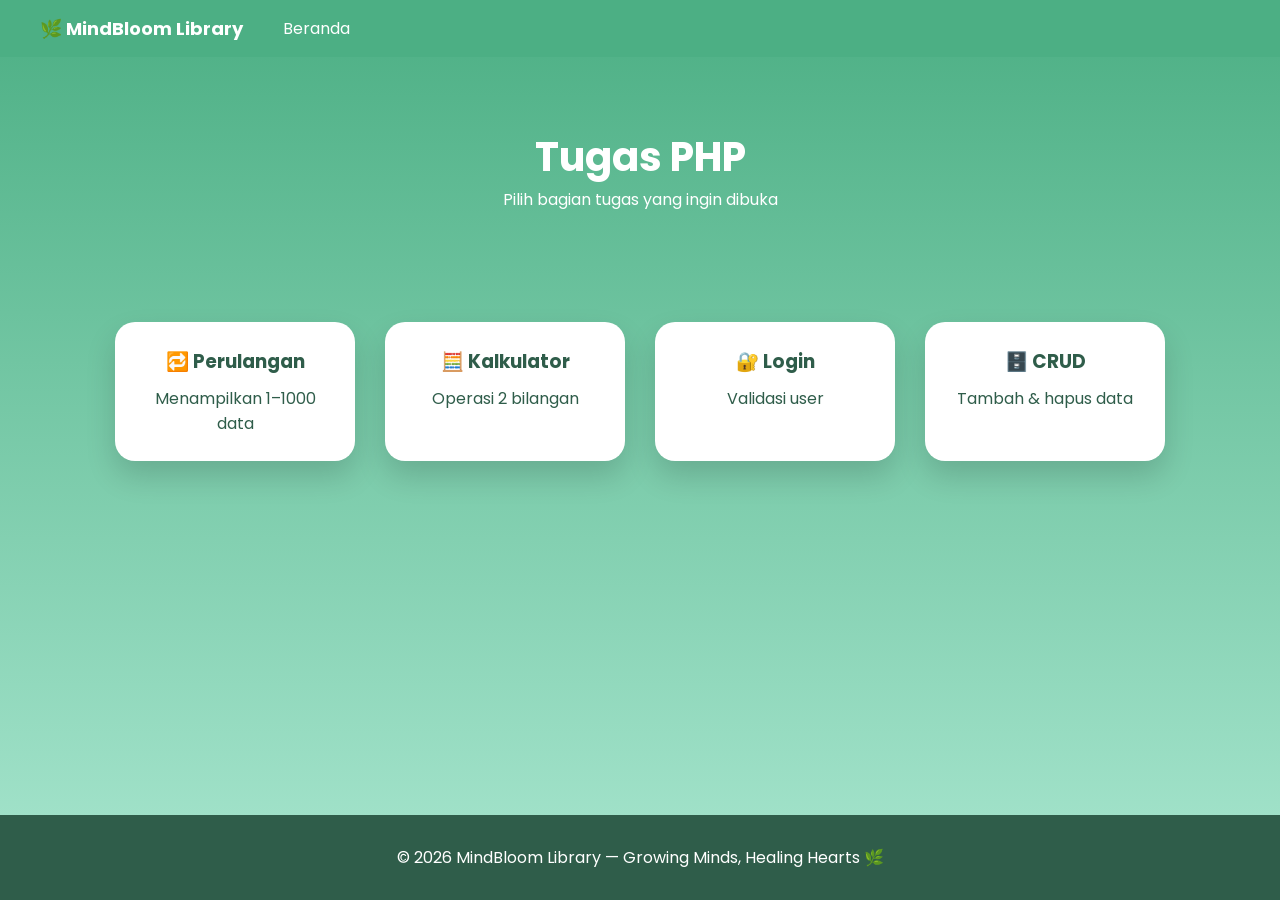
<file: tugas.html>
<!DOCTYPE html>
<html lang="id">
<head>
<meta charset="UTF-8">
<meta name="viewport" content="width=device-width, initial-scale=1.0">
<title>Tugas PHP</title>

<link href="https://fonts.googleapis.com/css2?family=Poppins:wght@300;400;600;700&display=swap" rel="stylesheet">

<style>
:root {
  --primary: #6BBF9A;
  --primary-dark: #4CAF84;
  --text-dark: #2f5d4a;
}

* {
  margin:0;
  padding:0;
  box-sizing:border-box;
  font-family:'Poppins', sans-serif;
}

body {
  background: linear-gradient(180deg, #4CAF84, #A8E6CF);
  display:flex;
  flex-direction:column;
  min-height:100vh;
}

/* NAVBAR */
nav {
  background: var(--primary-dark);
  padding:15px 40px;
  display:flex;
  align-items:center;
}

.logo {
  color:white;
  font-weight:700;
  font-size:18px;
}

.menu {
  list-style:none;
  display:flex;
  margin-left:40px;
}

.menu li {
  margin-right:20px;
}

.menu a {
  color:white;
  text-decoration:none;
}

/* HEADER */
.header {
  text-align:center;
  color:white;
  padding:70px 20px;
}

.header h1 {
  font-size:40px;
}

/* CONTAINER */
.container {
  display:flex;
  justify-content:center;
  flex-wrap:wrap;
  gap:30px;
  padding:40px;
}

/* CARD */
.card {
  background:#ffffff;
  width:240px;
  padding:25px;
  border-radius:20px;
  text-align:center;
  box-shadow:0 15px 30px rgba(0,0,0,0.15);
  transition:0.3s;
}

.card:hover {
  transform:translateY(-8px);
}

.card a {
  text-decoration:none;
  color:#2f5d4a;
}

.card h3 {
  margin-bottom:10px;
}

/* FOOTER */
footer {
  margin-top:auto;
  background:#2f5d4a;
  color:white;
  padding:30px;
  text-align:center;
}
</style>
</head>

<body>

<!-- NAVBAR -->
<nav>
  <div class="logo">🌿 MindBloom Library</div>

  <ul class="menu">
    <li><a href="index.html">Beranda</a></li>
  </ul>
</nav>

<!-- HEADER -->
<div class="header">
  <h1>Tugas PHP</h1>
  <p>Pilih bagian tugas yang ingin dibuka</p>
</div>

<!-- CARD -->
<div class="container">

  <div class="card">
    <a href="perulangan.html" target="_blank">
      <h3>🔁 Perulangan</h3>
      <p>Menampilkan 1–1000 data</p>
    </a>
  </div>

  <div class="card">
    <a href="kalkulator.html" target="_blank">
      <h3>🧮 Kalkulator</h3>
      <p>Operasi 2 bilangan</p>
    </a>
  </div>

  <div class="card">
    <a href="login.html" target="_blank">
      <h3>🔐 Login</h3>
      <p>Validasi user</p>
    </a>
  </div>

  <div class="card">
    <a href="crud.html" target="_blank">
      <h3>🗄️ CRUD</h3>
      <p>Tambah & hapus data</p>
    </a>
  </div>

</div>

<!-- FOOTER -->
<footer>
  © 2026 MindBloom Library — Growing Minds, Healing Hearts 🌿
</footer>

</body>
</html>
</file>
